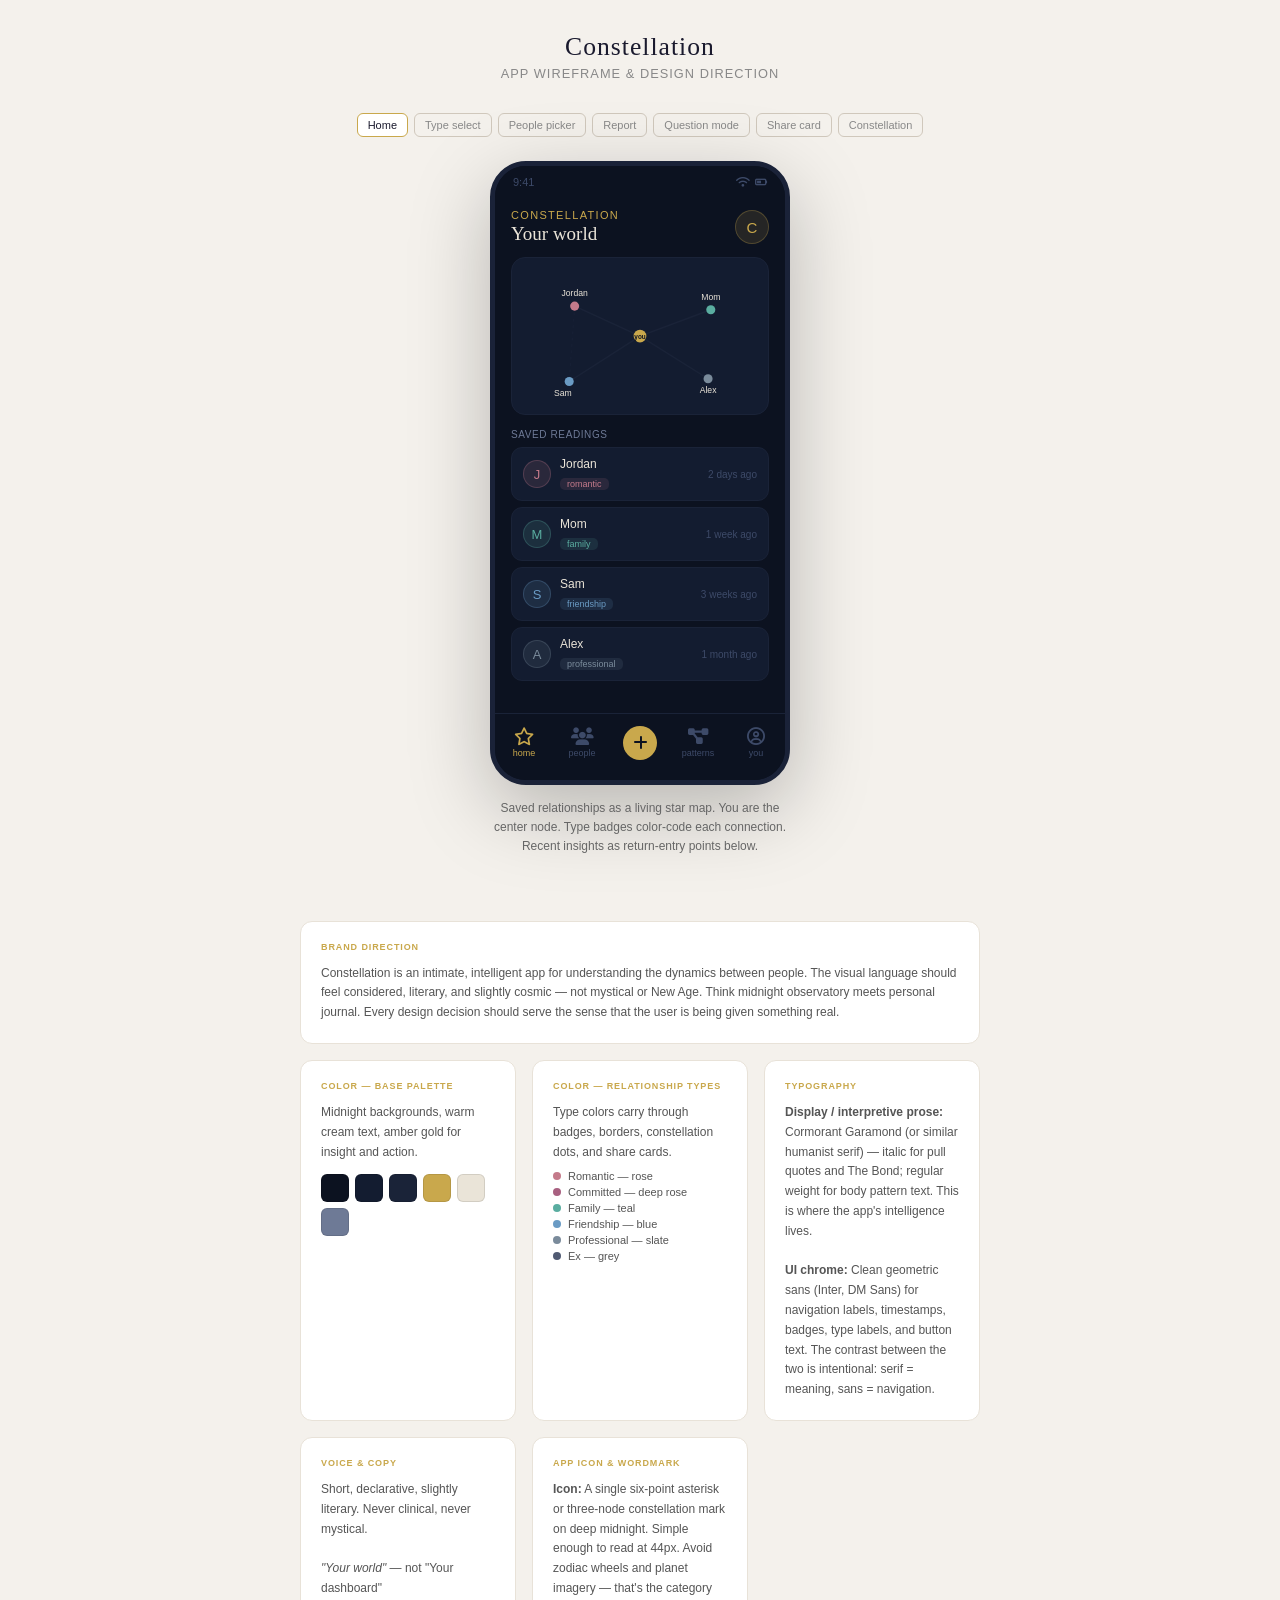
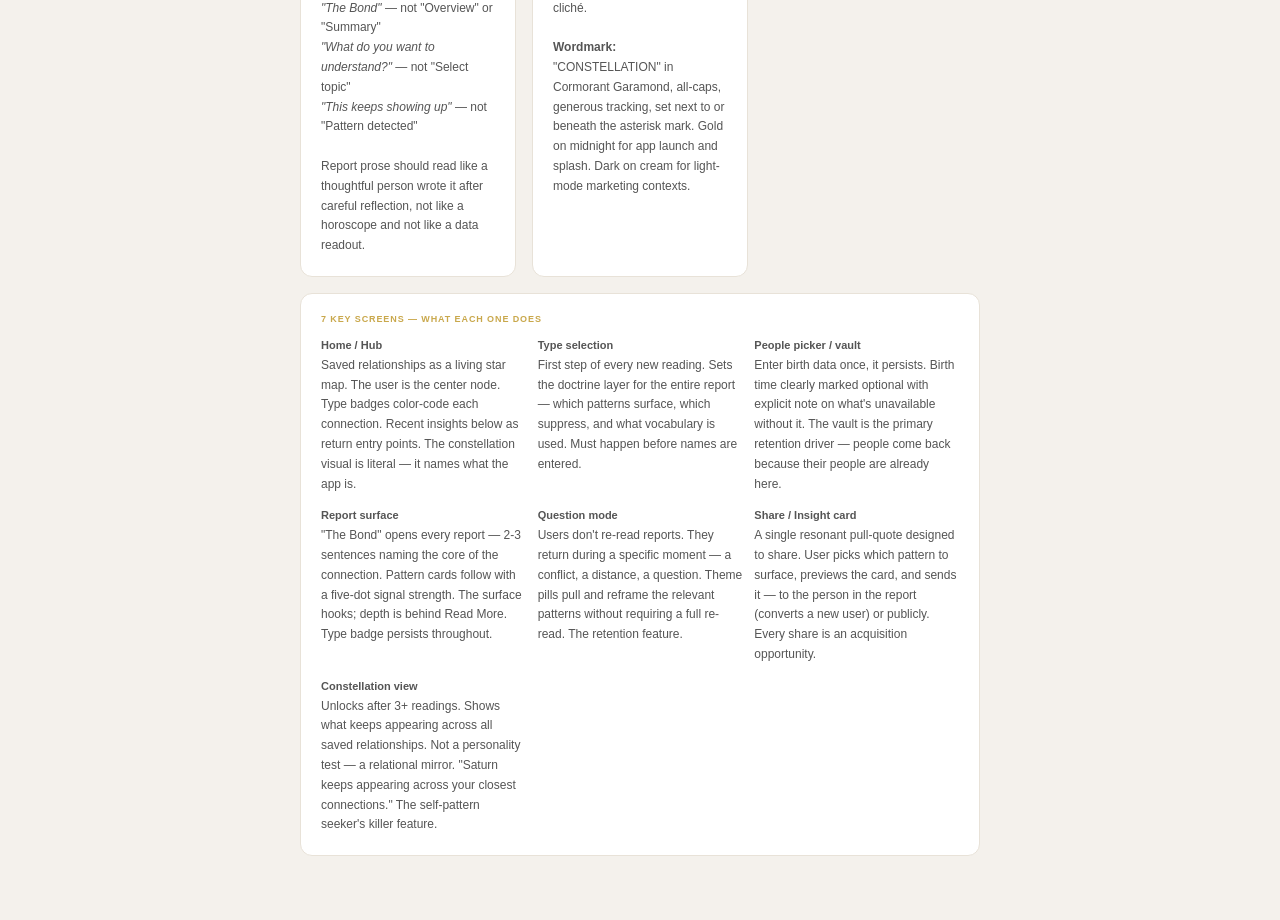
<file: docs/constellation_wireframe.html>
<!DOCTYPE html>
<html lang="en">
<head>
<meta charset="UTF-8">
<meta name="viewport" content="width=device-width, initial-scale=1.0">
<title>Constellation — App Wireframe</title>
<link rel="stylesheet" href="https://cdnjs.cloudflare.com/ajax/libs/font-awesome/6.4.0/css/all.min.css">
<style>
  *, *::before, *::after { box-sizing: border-box; margin: 0; padding: 0; }

  body {
    background: #F4F1EC;
    font-family: -apple-system, BlinkMacSystemFont, 'Segoe UI', sans-serif;
    min-height: 100vh;
    display: flex;
    flex-direction: column;
    align-items: center;
    padding: 2rem 1rem 4rem;
    color: #1A1A2E;
  }

  h1 {
    font-family: 'Georgia', serif;
    font-size: 1.6rem;
    font-weight: 400;
    letter-spacing: 0.04em;
    margin-bottom: 0.25rem;
    color: #1A1A2E;
  }
  .subtitle {
    font-size: 0.8rem;
    color: #888;
    letter-spacing: 0.08em;
    text-transform: uppercase;
    margin-bottom: 2rem;
  }

  /* Screen nav */
  #snav {
    display: flex;
    flex-wrap: wrap;
    gap: 6px;
    justify-content: center;
    max-width: 680px;
    margin-bottom: 1.5rem;
  }
  .sn-btn {
    font-size: 11px;
    padding: 5px 10px;
    border-radius: 6px;
    border: 1px solid #D0C8BC;
    cursor: pointer;
    background: transparent;
    color: #888;
    font-family: inherit;
    transition: all 0.15s;
  }
  .sn-btn:hover { color: #1A1A2E; border-color: #AAA; }
  .sn-btn.active {
    background: #fff;
    border-color: #C9A84C;
    color: #1A1A2E;
    font-weight: 500;
  }

  /* Phone frame */
  .phone {
    background: #0C1220;
    border-radius: 36px;
    border: 5px solid #1A2238;
    width: 300px;
    overflow: hidden;
    box-shadow: 0 24px 80px rgba(0,0,0,0.25);
  }
  .status-bar {
    background: #0C1220;
    padding: 10px 18px 5px;
    display: flex;
    justify-content: space-between;
    align-items: center;
  }
  .status-bar span { color: #3D4A68; font-size: 11px; }
  .status-bar .icons { display: flex; gap: 5px; color: #3D4A68; font-size: 11px; }
  #screen-area {
    height: 520px;
    background: #0C1220;
    overflow-y: auto;
    scrollbar-width: none;
  }
  #screen-area::-webkit-scrollbar { display: none; }
  .bottom-nav {
    background: #0C1220;
    border-top: 0.5px solid #1A2338;
    padding: 8px 0 16px;
    display: grid;
    grid-template-columns: repeat(5, 1fr);
    align-items: center;
  }
  .bn {
    text-align: center;
    cursor: pointer;
    padding: 4px 0;
    color: #3D4A68;
    font-size: 9px;
    transition: color 0.15s;
  }
  .bn i { display: block; font-size: 18px; margin-bottom: 2px; }
  .bn.active { color: #C9A84C; }
  .plus-btn {
    text-align: center;
    cursor: pointer;
    padding: 4px 0;
  }
  .plus-circle {
    width: 34px; height: 34px;
    background: #C9A84C;
    border-radius: 50%;
    display: flex; align-items: center; justify-content: center;
    margin: 0 auto;
  }
  .plus-circle i { color: #0C1220; font-size: 16px; }

  /* Description */
  #sdesc {
    max-width: 300px;
    margin: 14px auto 0;
    text-align: center;
    font-size: 12px;
    line-height: 1.6;
    color: #666;
  }

  /* Branding panel */
  .branding {
    max-width: 680px;
    width: 100%;
    margin-top: 4rem;
    display: grid;
    grid-template-columns: repeat(auto-fit, minmax(200px, 1fr));
    gap: 1rem;
  }
  .brand-card {
    background: #fff;
    border-radius: 12px;
    padding: 1.25rem;
    border: 1px solid #E8E2D8;
  }
  .brand-card h3 {
    font-size: 9px;
    letter-spacing: 0.1em;
    text-transform: uppercase;
    color: #C9A84C;
    margin-bottom: 0.75rem;
    font-weight: 600;
  }
  .brand-card p { font-size: 12px; line-height: 1.65; color: #555; }
  .swatch-row { display: flex; gap: 6px; margin-top: 0.75rem; flex-wrap: wrap; }
  .swatch {
    width: 28px; height: 28px;
    border-radius: 6px;
    border: 1px solid rgba(0,0,0,0.1);
    position: relative;
  }
  .swatch:hover::after {
    content: attr(data-label);
    position: absolute;
    bottom: 32px; left: 50%;
    transform: translateX(-50%);
    background: #1A1A2E;
    color: #fff;
    font-size: 9px;
    padding: 2px 5px;
    border-radius: 4px;
    white-space: nowrap;
    pointer-events: none;
  }
  .type-row { display: flex; flex-direction: column; gap: 4px; margin-top: 0.5rem; }
  .type-item { display: flex; align-items: center; gap: 7px; font-size: 11px; color: #555; }
  .type-dot { width: 8px; height: 8px; border-radius: 50%; flex-shrink: 0; }
</style>
</head>
<body>

<h1>Constellation</h1>
<p class="subtitle">App wireframe &amp; design direction</p>

<div id="snav"></div>

<div class="phone">
  <div class="status-bar">
    <span>9:41</span>
    <div class="icons">
      <i class="fa-solid fa-wifi"></i>
      <i class="fa-solid fa-battery-half"></i>
    </div>
  </div>

  <div id="screen-area"></div>

  <div class="bottom-nav">
    <div id="bn0" class="bn active" onclick="show(0)">
      <i class="fa-regular fa-star"></i>
      home
    </div>
    <div id="bn2" class="bn" onclick="show(2)">
      <i class="fa-solid fa-users"></i>
      people
    </div>
    <div class="plus-btn" onclick="show(1)">
      <div class="plus-circle"><i class="fa-solid fa-plus"></i></div>
    </div>
    <div id="bn6" class="bn" onclick="show(6)">
      <i class="fa-solid fa-diagram-project"></i>
      patterns
    </div>
    <div id="bnu" class="bn">
      <i class="fa-regular fa-circle-user"></i>
      you
    </div>
  </div>
</div>

<div id="sdesc"></div>

<!-- Branding section -->
<div class="branding">
  <div class="brand-card" style="grid-column: 1 / -1;">
    <h3>Brand direction</h3>
    <p>Constellation is an intimate, intelligent app for understanding the dynamics between people. The visual language should feel considered, literary, and slightly cosmic — not mystical or New Age. Think midnight observatory meets personal journal. Every design decision should serve the sense that the user is being given something real.</p>
  </div>

  <div class="brand-card">
    <h3>Color — base palette</h3>
    <p>Midnight backgrounds, warm cream text, amber gold for insight and action.</p>
    <div class="swatch-row">
      <div class="swatch" style="background:#0C1220" data-label="Midnight #0C1220"></div>
      <div class="swatch" style="background:#131C30" data-label="Card #131C30"></div>
      <div class="swatch" style="background:#1A2338" data-label="Border #1A2338"></div>
      <div class="swatch" style="background:#C9A84C" data-label="Gold #C9A84C"></div>
      <div class="swatch" style="background:#EAE4D8" data-label="Cream #EAE4D8"></div>
      <div class="swatch" style="background:#6E7A96" data-label="Muted #6E7A96"></div>
    </div>
  </div>

  <div class="brand-card">
    <h3>Color — relationship types</h3>
    <p>Type colors carry through badges, borders, constellation dots, and share cards.</p>
    <div class="type-row">
      <div class="type-item"><div class="type-dot" style="background:#C47A8A"></div>Romantic — rose</div>
      <div class="type-item"><div class="type-dot" style="background:#A86080"></div>Committed — deep rose</div>
      <div class="type-item"><div class="type-dot" style="background:#5AADA0"></div>Family — teal</div>
      <div class="type-item"><div class="type-dot" style="background:#6A9BC4"></div>Friendship — blue</div>
      <div class="type-item"><div class="type-dot" style="background:#7A8B9B"></div>Professional — slate</div>
      <div class="type-item"><div class="type-dot" style="background:#505A72"></div>Ex — grey</div>
    </div>
  </div>

  <div class="brand-card">
    <h3>Typography</h3>
    <p><strong>Display / interpretive prose:</strong> Cormorant Garamond (or similar humanist serif) — italic for pull quotes and The Bond; regular weight for body pattern text. This is where the app's intelligence lives.<br><br>
    <strong>UI chrome:</strong> Clean geometric sans (Inter, DM Sans) for navigation labels, timestamps, badges, type labels, and button text. The contrast between the two is intentional: serif = meaning, sans = navigation.</p>
  </div>

  <div class="brand-card">
    <h3>Voice &amp; copy</h3>
    <p>Short, declarative, slightly literary. Never clinical, never mystical.<br><br>
    <em>"Your world"</em> — not "Your dashboard"<br>
    <em>"The Bond"</em> — not "Overview" or "Summary"<br>
    <em>"What do you want to understand?"</em> — not "Select topic"<br>
    <em>"This keeps showing up"</em> — not "Pattern detected"<br><br>
    Report prose should read like a thoughtful person wrote it after careful reflection, not like a horoscope and not like a data readout.</p>
  </div>

  <div class="brand-card">
    <h3>App icon &amp; wordmark</h3>
    <p><strong>Icon:</strong> A single six-point asterisk or three-node constellation mark on deep midnight. Simple enough to read at 44px. Avoid zodiac wheels and planet imagery — that's the category cliché.<br><br>
    <strong>Wordmark:</strong> "CONSTELLATION" in Cormorant Garamond, all-caps, generous tracking, set next to or beneath the asterisk mark. Gold on midnight for app launch and splash. Dark on cream for light-mode marketing contexts.</p>
  </div>

  <div class="brand-card" style="grid-column: 1 / -1;">
    <h3>7 key screens — what each one does</h3>
    <div style="display:grid;grid-template-columns:repeat(auto-fit,minmax(180px,1fr));gap:0.75rem;margin-top:0.25rem">
      <div>
        <p><strong style="font-size:11px">Home / Hub</strong><br>
        Saved relationships as a living star map. The user is the center node. Type badges color-code each connection. Recent insights below as return entry points. The constellation visual is literal — it names what the app is.</p>
      </div>
      <div>
        <p><strong style="font-size:11px">Type selection</strong><br>
        First step of every new reading. Sets the doctrine layer for the entire report — which patterns surface, which suppress, and what vocabulary is used. Must happen before names are entered.</p>
      </div>
      <div>
        <p><strong style="font-size:11px">People picker / vault</strong><br>
        Enter birth data once, it persists. Birth time clearly marked optional with explicit note on what's unavailable without it. The vault is the primary retention driver — people come back because their people are already here.</p>
      </div>
      <div>
        <p><strong style="font-size:11px">Report surface</strong><br>
        "The Bond" opens every report — 2-3 sentences naming the core of the connection. Pattern cards follow with a five-dot signal strength. The surface hooks; depth is behind Read More. Type badge persists throughout.</p>
      </div>
      <div>
        <p><strong style="font-size:11px">Question mode</strong><br>
        Users don't re-read reports. They return during a specific moment — a conflict, a distance, a question. Theme pills pull and reframe the relevant patterns without requiring a full re-read. The retention feature.</p>
      </div>
      <div>
        <p><strong style="font-size:11px">Share / Insight card</strong><br>
        A single resonant pull-quote designed to share. User picks which pattern to surface, previews the card, and sends it — to the person in the report (converts a new user) or publicly. Every share is an acquisition opportunity.</p>
      </div>
      <div>
        <p><strong style="font-size:11px">Constellation view</strong><br>
        Unlocks after 3+ readings. Shows what keeps appearing across all saved relationships. Not a personality test — a relational mirror. "Saturn keeps appearing across your closest connections." The self-pattern seeker's killer feature.</p>
      </div>
    </div>
  </div>
</div>

<script>
const G='#C9A84C',BG='#0C1220',CA='#131C30',BO='#1A2338';
const TX='#EAE4D8',T2='#6E7A96',T3='#3D4A68';
const PK='#C47A8A',TL='#5AADA0',BL='#6A9BC4',SL='#7A8B9B',GR='#505A72';

function badge(label,col){return`<span style="background:${col}22;color:${col};font-size:9px;padding:1px 7px;border-radius:5px;display:inline-block">${label}</span>`}
function dot5(n){return[1,2,3,4,5].map(d=>`<div style="width:4px;height:4px;border-radius:50%;background:${d<=n?G:BO}"></div>`).join('')}
function avatar(init,col,sz){sz=sz||28;return`<div style="width:${sz}px;height:${sz}px;border-radius:50%;background:${col}22;border:0.5px solid ${col}44;display:flex;align-items:center;justify-content:center;flex-shrink:0"><span style="color:${col};font-size:${Math.round(sz*.45)}px;font-weight:500">${init}</span></div>`}

const screens=[
{
  label:'Home — constellation hub',
  desc:'Saved relationships as a living star map. You are the center node. Type badges color-code each connection. Recent insights as return-entry points below.',
  html(){return`<div style="padding:16px">
<div style="display:flex;justify-content:space-between;align-items:center;margin-bottom:12px">
<div><div style="color:${G};font-size:11px;letter-spacing:.12em;text-transform:uppercase;margin-bottom:2px">Constellation</div>
<div style="color:${TX};font-size:19px;font-weight:500;font-family:Georgia,serif">Your world</div></div>
${avatar('C',G,34)}</div>
<div style="background:${CA};border-radius:14px;border:0.5px solid ${BO};padding:10px;margin-bottom:14px">
<svg viewBox="0 0 260 150" style="width:100%;display:block">
<line x1="130" y1="75" x2="58" y2="42" stroke="${BO}" stroke-width="1.5"/>
<line x1="130" y1="75" x2="208" y2="46" stroke="${BO}" stroke-width="1.5"/>
<line x1="130" y1="75" x2="52" y2="125" stroke="${BO}" stroke-width="1.5"/>
<line x1="130" y1="75" x2="205" y2="122" stroke="${BO}" stroke-width="1.5"/>
<line x1="58" y1="42" x2="52" y2="125" stroke="${BO}" stroke-width="0.75" stroke-dasharray="3,4"/>
<circle cx="130" cy="75" r="7" fill="${G}"/>
<circle cx="58" cy="42" r="5" fill="${PK}"/>
<circle cx="208" cy="46" r="5" fill="${TL}"/>
<circle cx="52" cy="125" r="5" fill="${BL}"/>
<circle cx="205" cy="122" r="5" fill="${SL}"/>
<text x="130" y="78" fill="${BG}" font-size="7" text-anchor="middle" font-weight="600">you</text>
<text x="58" y="31" fill="${TX}" font-size="9.5" text-anchor="middle">Jordan</text>
<text x="208" y="35" fill="${TX}" font-size="9.5" text-anchor="middle">Mom</text>
<text x="45" y="141" fill="${TX}" font-size="9.5" text-anchor="middle">Sam</text>
<text x="205" y="138" fill="${TX}" font-size="9.5" text-anchor="middle">Alex</text>
</svg></div>
<div style="color:${T2};font-size:10px;letter-spacing:.06em;text-transform:uppercase;margin-bottom:7px">Saved readings</div>
${[{n:'Jordan',t:'romantic',c:PK,a:'2 days ago'},{n:'Mom',t:'family',c:TL,a:'1 week ago'},{n:'Sam',t:'friendship',c:BL,a:'3 weeks ago'},{n:'Alex',t:'professional',c:SL,a:'1 month ago'}].map(r=>`
<div style="background:${CA};border-radius:11px;border:0.5px solid ${BO};padding:9px 11px;margin-bottom:6px;display:flex;align-items:center;justify-content:space-between">
<div style="display:flex;align-items:center;gap:9px">${avatar(r.n[0],r.c)}<div><div style="color:${TX};font-size:12px;font-weight:500">${r.n}</div><div style="margin-top:2px">${badge(r.t,r.c)}</div></div></div>
<span style="color:${T3};font-size:10px">${r.a}</span></div>`).join('')}
</div>`}
},
{
  label:'New reading — type selection',
  desc:'Type selection sets the doctrine layer for the entire report downstream: which patterns surface, which suppress, and what vocabulary is used. Must happen before names are entered.',
  html(){return`<div style="padding:16px">
<div style="display:flex;align-items:center;gap:9px;margin-bottom:16px">
<i class="fa-solid fa-arrow-left" style="color:${T2};font-size:15px"></i>
<div><div style="color:${TX};font-size:16px;font-weight:500">New reading</div>
<div style="color:${T2};font-size:11px">What kind of relationship?</div></div></div>
<div style="display:grid;grid-template-columns:1fr 1fr;gap:7px;margin-bottom:7px">
${[{ic:'fa-solid fa-heart',l:'Romantic',s:'dating, new',c:PK,sel:true},{ic:'fa-solid fa-link',l:'Committed',s:'long-term partner',c:'#A86080'},{ic:'fa-solid fa-house',l:'Family',s:'parent, sibling',c:TL},{ic:'fa-solid fa-users',l:'Friendship',s:'close friends',c:BL},{ic:'fa-regular fa-clock',l:'Ex',s:'past relationship',c:GR},{ic:'fa-solid fa-briefcase',l:'Professional',s:'work, colleague',c:SL}].map((t,i)=>`
<div style="background:${t.sel?t.c+'22':CA};border-radius:12px;border:0.5px solid ${t.sel?t.c+'66':BO};padding:11px;cursor:pointer">
<div style="width:26px;height:26px;border-radius:7px;background:${t.c}22;display:flex;align-items:center;justify-content:center;margin-bottom:7px">
<i class="${t.ic}" style="color:${t.c};font-size:13px"></i></div>
<div style="color:${TX};font-size:12px;font-weight:500">${t.l}</div>
<div style="color:${T2};font-size:10px;margin-top:1px">${t.s}</div>
${t.sel?`<div style="margin-top:5px;color:${PK};font-size:9px"><i class="fa-solid fa-check" style="font-size:9px"></i> selected</div>`:''}</div>`).join('')}</div>
<div style="background:${CA};border-radius:11px;border:0.5px dashed ${BO};padding:9px 12px;display:flex;justify-content:space-between;align-items:center;cursor:pointer;margin-bottom:16px">
<div><div style="color:${TX};font-size:12px;font-weight:500">Other</div>
<div style="color:${T2};font-size:10px">describe in your own words</div></div>
<i class="fa-solid fa-ellipsis" style="color:${T2};font-size:14px"></i></div>
<div style="background:${PK};border-radius:12px;padding:11px;text-align:center;cursor:pointer">
<div style="color:#0C1220;font-size:13px;font-weight:500">Continue as Romantic</div></div>
</div>`}
},
{
  label:'People picker — the vault',
  desc:'Enter birth data once and it persists. Birth time is explicitly marked optional with a note on what\'s unavailable without it. The vault is the primary retention driver.',
  html(){return`<div style="padding:16px">
<div style="display:flex;align-items:center;gap:9px;margin-bottom:16px">
<i class="fa-solid fa-arrow-left" style="color:${T2};font-size:15px"></i>
<div style="color:${TX};font-size:16px;font-weight:500">Choose two people</div></div>
<div style="color:${T2};font-size:10px;letter-spacing:.06em;text-transform:uppercase;margin-bottom:6px">Person A — you</div>
<div style="background:${CA};border-radius:11px;border:0.5px solid ${G}55;padding:9px 11px;margin-bottom:14px;display:flex;align-items:center;gap:9px">
${avatar('C',G)}<div><div style="color:${TX};font-size:12px;font-weight:500">Charlie</div>
<div style="color:${T2};font-size:10px">Mar 12, 1990 · 7:42am · New York</div></div>
<i class="fa-solid fa-circle-check" style="color:${G};font-size:14px;margin-left:auto"></i></div>
<div style="color:${T2};font-size:10px;letter-spacing:.06em;text-transform:uppercase;margin-bottom:6px">Person B</div>
<div style="background:${CA};border-radius:11px;border:0.5px solid ${BO};padding:9px 11px;display:flex;align-items:center;gap:8px;margin-bottom:10px">
<i class="fa-solid fa-magnifying-glass" style="color:${T2};font-size:13px"></i>
<span style="color:${T2};font-size:12px">Search saved people…</span></div>
<div style="color:${T2};font-size:10px;letter-spacing:.06em;text-transform:uppercase;margin-bottom:7px">From your people</div>
${[{n:'Jordan',d:'Jun 3, 1988 · 2:15pm · Chicago',c:PK,ok:true},{n:'Sam',d:'Nov 21, 1991 · time unknown',c:BL,ok:false}].map(p=>`
<div style="background:${CA};border-radius:11px;border:0.5px solid ${BO};padding:9px 11px;margin-bottom:6px;display:flex;align-items:center;gap:9px;cursor:pointer">
${avatar(p.n[0],p.c)}<div style="flex:1"><div style="color:${TX};font-size:12px;font-weight:500">${p.n}</div>
<div style="color:${T2};font-size:10px;margin-top:1px">${p.d}${!p.ok?` <span style="color:${G}99">· houses unavailable</span>`:''}</div></div>
</div>`).join('')}
<div style="background:${CA};border-radius:11px;border:0.5px dashed ${BO};padding:11px;text-align:center;cursor:pointer;margin-top:2px">
<i class="fa-solid fa-user-plus" style="color:${T2};font-size:16px;display:block;margin-bottom:3px"></i>
<div style="color:${T2};font-size:11px">Add someone new</div></div></div>`}
},
{
  label:'Report — surface view',
  desc:'"The Bond" opens every report — 2-3 sentences naming the core of the connection. Pattern cards follow with signal strength. The surface hooks; depth is behind Read More.',
  html(){return`<div style="padding:16px">
<div style="display:flex;align-items:center;justify-content:space-between;margin-bottom:12px">
<div style="display:flex;align-items:center;gap:7px">
<i class="fa-solid fa-arrow-left" style="color:${T2};font-size:14px"></i>
${badge('romantic',PK)}</div>
<div style="display:flex;gap:8px">
<i class="fa-regular fa-bookmark" style="color:${T2};font-size:14px"></i>
<i class="fa-solid fa-share-nodes" style="color:${T2};font-size:14px"></i></div></div>
<div style="text-align:center;margin-bottom:12px">
<div style="display:flex;align-items:center;justify-content:center;gap:5px;margin-bottom:6px">
${avatar('C',G,26)}<span style="color:${T2};font-size:12px">·</span>${avatar('J',PK,26)}</div>
<div style="color:${TX};font-size:15px;font-weight:500">Charlie & Jordan</div></div>
<div style="background:${CA};border-radius:13px;border-left:2px solid ${G};border-top:0.5px solid ${BO};border-right:0.5px solid ${BO};border-bottom:0.5px solid ${BO};padding:11px 13px;margin-bottom:12px">
<div style="color:${G};font-size:9px;letter-spacing:.08em;text-transform:uppercase;margin-bottom:5px">The Bond</div>
<div style="color:${TX};font-size:11.5px;line-height:1.7;font-family:Georgia,serif;font-style:italic">There's a directness between you — Jordan reaches Charlie's sense of self in ways that feel both familiar and slightly uncanny. This connection has a quality of recognition at its core.</div></div>
<div style="color:${T2};font-size:10px;letter-spacing:.06em;text-transform:uppercase;margin-bottom:7px">Key patterns</div>
${[{t:'Sun trine Moon',tag:'What feels easy',n:4,txt:'Emotional rhythm between you has a natural quality — Charlie\'s need for recognition lands well with Jordan\'s instinct.',h:false},{t:'Venus conjunct Mars',tag:'The attraction',n:5,txt:'There\'s a charge here. Jordan activates something in Charlie\'s love nature that doesn\'t stay quiet.',h:false},{t:'Saturn square Moon',tag:'What\'s harder',n:3,txt:'At moments Jordan\'s presence can feel like pressure to Charlie — not unkindly, but there\'s a weight here.',h:true}].map(p=>`
<div style="background:${CA};border-radius:11px;border:0.5px solid ${p.h?'#A86080':BO};padding:9px 11px;margin-bottom:6px">
<div style="display:flex;justify-content:space-between;align-items:flex-start;margin-bottom:3px">
<div><div style="color:${TX};font-size:12px;font-weight:500">${p.t}</div>
<div style="color:${T2};font-size:10px;margin-top:1px">${p.tag}</div></div>
<div style="display:flex;gap:2px;margin-top:3px">${dot5(p.n)}</div></div>
<div style="color:${T2};font-size:10.5px;line-height:1.55">${p.txt}</div>
<div style="margin-top:6px;color:${G};font-size:10.5px;cursor:pointer">Read more <i class="fa-solid fa-chevron-right" style="font-size:9px"></i></div></div>`).join('')}
<div style="display:grid;grid-template-columns:1fr 1fr;gap:7px;margin-top:8px">
<div style="background:${CA};border-radius:11px;border:0.5px solid ${BO};padding:9px;text-align:center;cursor:pointer">
<i class="fa-regular fa-comment" style="color:${T2};font-size:16px;display:block;margin-bottom:3px"></i>
<div style="color:${TX};font-size:10.5px">Explore by theme</div></div>
<div style="background:${PK}22;border-radius:11px;border:0.5px solid ${PK}44;padding:9px;text-align:center;cursor:pointer">
<i class="fa-solid fa-share-nodes" style="color:${PK};font-size:16px;display:block;margin-bottom:3px"></i>
<div style="color:${PK};font-size:10.5px">Share insight</div></div></div>
</div>`}
},
{
  label:'Question mode — the retention feature',
  desc:'Users return mid-conflict, not to re-read. Theme pills pull and reframe the relevant patterns for that moment. The reason a user opens the app 3 months after their first read.',
  html(){return`<div style="padding:16px">
<div style="display:flex;align-items:center;gap:9px;margin-bottom:14px">
<i class="fa-solid fa-arrow-left" style="color:${T2};font-size:15px"></i>
<div><div style="color:${TX};font-size:15px;font-weight:500">Explore by theme</div>
<div style="color:${T2};font-size:11px">Charlie & Jordan</div></div></div>
<div style="color:${T2};font-size:12px;margin-bottom:11px">What do you want to understand right now?</div>
<div style="display:flex;flex-wrap:wrap;gap:6px;margin-bottom:16px">
${[{l:'Communication',a:true},{l:'Conflict style'},{l:'Closeness'},{l:'Independence'},{l:'Long term'},{l:'Fun & play'},{l:'Family patterns'}].map(t=>`
<div style="background:${t.a?BL+'33':CA};border:0.5px solid ${t.a?BL+'88':BO};border-radius:18px;padding:4px 10px;cursor:pointer">
<span style="color:${t.a?BL:T2};font-size:10.5px">${t.l}</span></div>`).join('')}</div>
<div style="color:${T2};font-size:10px;letter-spacing:.06em;text-transform:uppercase;margin-bottom:7px">On communication</div>
${[{t:'Mercury trine Mercury',txt:'You reach each other\'s minds with unusual ease — the reasoning that feels obvious to Charlie maps well to Jordan\'s natural cadence.',pos:true},{t:'Moon square Mercury',txt:'There\'s a gap between how Charlie processes feeling and how Jordan reaches for language. Jordan tends to explain what Charlie needs to have heard first.',pos:false}].map(p=>`
<div style="background:${CA};border-radius:11px;border-left:2px solid ${p.pos?TL:'#A86080'};border-top:0.5px solid ${BO};border-right:0.5px solid ${BO};border-bottom:0.5px solid ${BO};padding:9px 11px;margin-bottom:7px">
<div style="color:${TX};font-size:12px;font-weight:500;margin-bottom:3px">${p.t}</div>
<div style="color:${T2};font-size:10.5px;line-height:1.6">${p.txt}</div>
<div style="margin-top:6px;color:${G};font-size:10.5px;cursor:pointer">Read more <i class="fa-solid fa-chevron-right" style="font-size:9px"></i></div></div>`).join('')}
<div style="background:${CA};border-radius:11px;border:0.5px solid ${BO};padding:11px;margin-top:2px">
<div style="color:${T2};font-size:10.5px;line-height:1.6">The pattern in your communication is this: the ease is real, and so is the occasional near-miss. What helps is slowing down at the point where Charlie feels something before they've found the words for it.</div></div>
</div>`}
},
{
  label:'Insight card — the viral engine',
  desc:'A single resonant line designed to share. Two destinations: send to the person (converts a new user) or share publicly (organic acquisition). Every share is a potential acquisition.',
  html(){return`<div style="padding:16px">
<div style="display:flex;align-items:center;gap:9px;margin-bottom:14px">
<i class="fa-solid fa-arrow-left" style="color:${T2};font-size:15px"></i>
<div style="color:${TX};font-size:15px;font-weight:500">Share an insight</div></div>
<div style="color:${T2};font-size:10px;letter-spacing:.06em;text-transform:uppercase;margin-bottom:7px">Preview</div>
<div style="background:#0A1428;border-radius:14px;border:0.5px solid ${BO};padding:18px;margin-bottom:12px">
<div style="color:${G};font-size:9px;letter-spacing:.14em;text-transform:uppercase;margin-bottom:11px">Constellation</div>
<div style="color:${TX};font-size:12.5px;line-height:1.8;font-family:Georgia,serif;font-style:italic;margin-bottom:13px">"There's a charge here. Jordan activates something in Charlie's love nature that doesn't stay quiet."</div>
<div style="border-top:0.5px solid ${BO};padding-top:11px;display:flex;align-items:center;gap:8px">
<div style="display:flex">
<div style="width:20px;height:20px;border-radius:50%;background:${G}22;border:0.5px solid ${G}44;display:flex;align-items:center;justify-content:center;z-index:2"><span style="color:${G};font-size:8px;font-weight:500">C</span></div>
<div style="width:20px;height:20px;border-radius:50%;background:${PK}22;border:0.5px solid ${PK}44;display:flex;align-items:center;justify-content:center;margin-left:-5px"><span style="color:${PK};font-size:8px;font-weight:500">J</span></div></div>
<span style="color:${T2};font-size:9.5px">Charlie & Jordan · Venus conjunct Mars</span></div></div>
<div style="color:${T2};font-size:10px;letter-spacing:.06em;text-transform:uppercase;margin-bottom:6px">Choose insight</div>
${[{l:'The Bond',s:false},{l:'Sun trine Moon',s:false},{l:'Venus conjunct Mars',s:true}].map(p=>`
<div style="background:${p.s?PK+'22':CA};border-radius:10px;border:0.5px solid ${p.s?PK+'55':BO};padding:7px 11px;margin-bottom:5px;cursor:pointer;display:flex;justify-content:space-between;align-items:center">
<span style="color:${p.s?TX:T2};font-size:11px">${p.l}</span>
${p.s?`<i class="fa-solid fa-check" style="color:${PK};font-size:11px"></i>`:''}</div>`).join('')}
<div style="display:grid;grid-template-columns:1fr 1fr;gap:7px;margin-top:12px">
<div style="background:${CA};border-radius:11px;border:0.5px solid ${BO};padding:10px;text-align:center;cursor:pointer">
<i class="fa-regular fa-copy" style="color:${T2};font-size:15px;display:block;margin-bottom:3px"></i>
<div style="color:${TX};font-size:10.5px">Copy image</div></div>
<div style="background:${PK};border-radius:11px;padding:10px;text-align:center;cursor:pointer">
<i class="fa-solid fa-paper-plane" style="color:#0C1220;font-size:15px;display:block;margin-bottom:3px"></i>
<div style="color:#0C1220;font-size:10.5px;font-weight:500">Send to Jordan</div></div></div>
</div>`}
},
{
  label:'Constellation view — patterns across your world',
  desc:'Unlocks after 3+ readings. Shows what keeps appearing across all saved relationships — not a personality test but a relational mirror. The self-pattern seeker\'s killer feature.',
  html(){return`<div style="padding:16px">
<div style="margin-bottom:14px">
<div style="color:${G};font-size:10px;letter-spacing:.1em;text-transform:uppercase;margin-bottom:3px">Your constellation</div>
<div style="color:${TX};font-size:18px;font-weight:500;font-family:Georgia,serif">Patterns across your world</div>
<div style="color:${T2};font-size:11px;margin-top:2px">Across 4 saved readings</div></div>
${[{theme:'Saturn keeps appearing',desc:'In 3 of your 4 readings, Saturn makes a significant contact. Something in how you connect tends to invoke structure, endurance, and the pressure of time.',rels:[{n:'Jordan',c:PK},{n:'Mom',c:TL},{n:'Alex',c:SL}]},{theme:'8th house activation',desc:'Your closest connections consistently involve the 8th house — the zone of deep trust and what gets held back. You tend to reach people at depth, or be reached there.',rels:[{n:'Jordan',c:PK},{n:'Sam',c:BL}]},{theme:'Mercury harmony',desc:'Across most of your relationships, Mercury contacts are easy. Communication friction isn\'t where your relational work tends to live.',rels:[{n:'Sam',c:BL},{n:'Alex',c:SL},{n:'Mom',c:TL}]}].map(p=>`
<div style="background:${CA};border-radius:13px;border:0.5px solid ${BO};padding:11px;margin-bottom:8px">
<div style="color:${TX};font-size:12px;font-weight:500;margin-bottom:5px">${p.theme}</div>
<div style="display:flex;gap:4px;margin-bottom:7px">${p.rels.map(r=>`<span style="background:${r.c}22;color:${r.c};font-size:9px;padding:2px 6px;border-radius:5px">${r.n}</span>`).join('')}</div>
<div style="color:${T2};font-size:10.5px;line-height:1.6;margin-bottom:7px">${p.desc}</div>
<div style="color:${G};font-size:10.5px;cursor:pointer">What does this mean? <i class="fa-solid fa-chevron-right" style="font-size:9px"></i></div></div>`).join('')}
<div style="background:${CA};border-radius:11px;border:0.5px dashed ${BO};padding:10px;text-align:center">
<div style="color:${T2};font-size:10.5px">Add more readings to deepen your pattern map</div></div>
</div>`}
}
];

const names=['Home','Type select','People picker','Report','Question mode','Share card','Constellation'];
const navMap={0:'bn0',1:'bn0',2:'bn2',3:'bn0',4:'bn0',5:'bnu',6:'bn6'};

function show(i){
  document.getElementById('screen-area').innerHTML=screens[i].html();
  document.getElementById('sdesc').textContent=screens[i].desc;
  document.querySelectorAll('.sn-btn').forEach((b,j)=>{
    b.classList.toggle('active',j===i);
  });
  document.querySelectorAll('.bn').forEach(b=>b.classList.remove('active'));
  const active=navMap[i];
  if(active){ const el=document.getElementById(active); if(el) el.classList.add('active'); }
}

const nav=document.getElementById('snav');
names.forEach((name,i)=>{
  const btn=document.createElement('button');
  btn.className='sn-btn'+(i===0?' active':'');
  btn.textContent=name;
  btn.onclick=()=>show(i);
  nav.appendChild(btn);
});
show(0);
</script>
</body>
</html>
</file>
